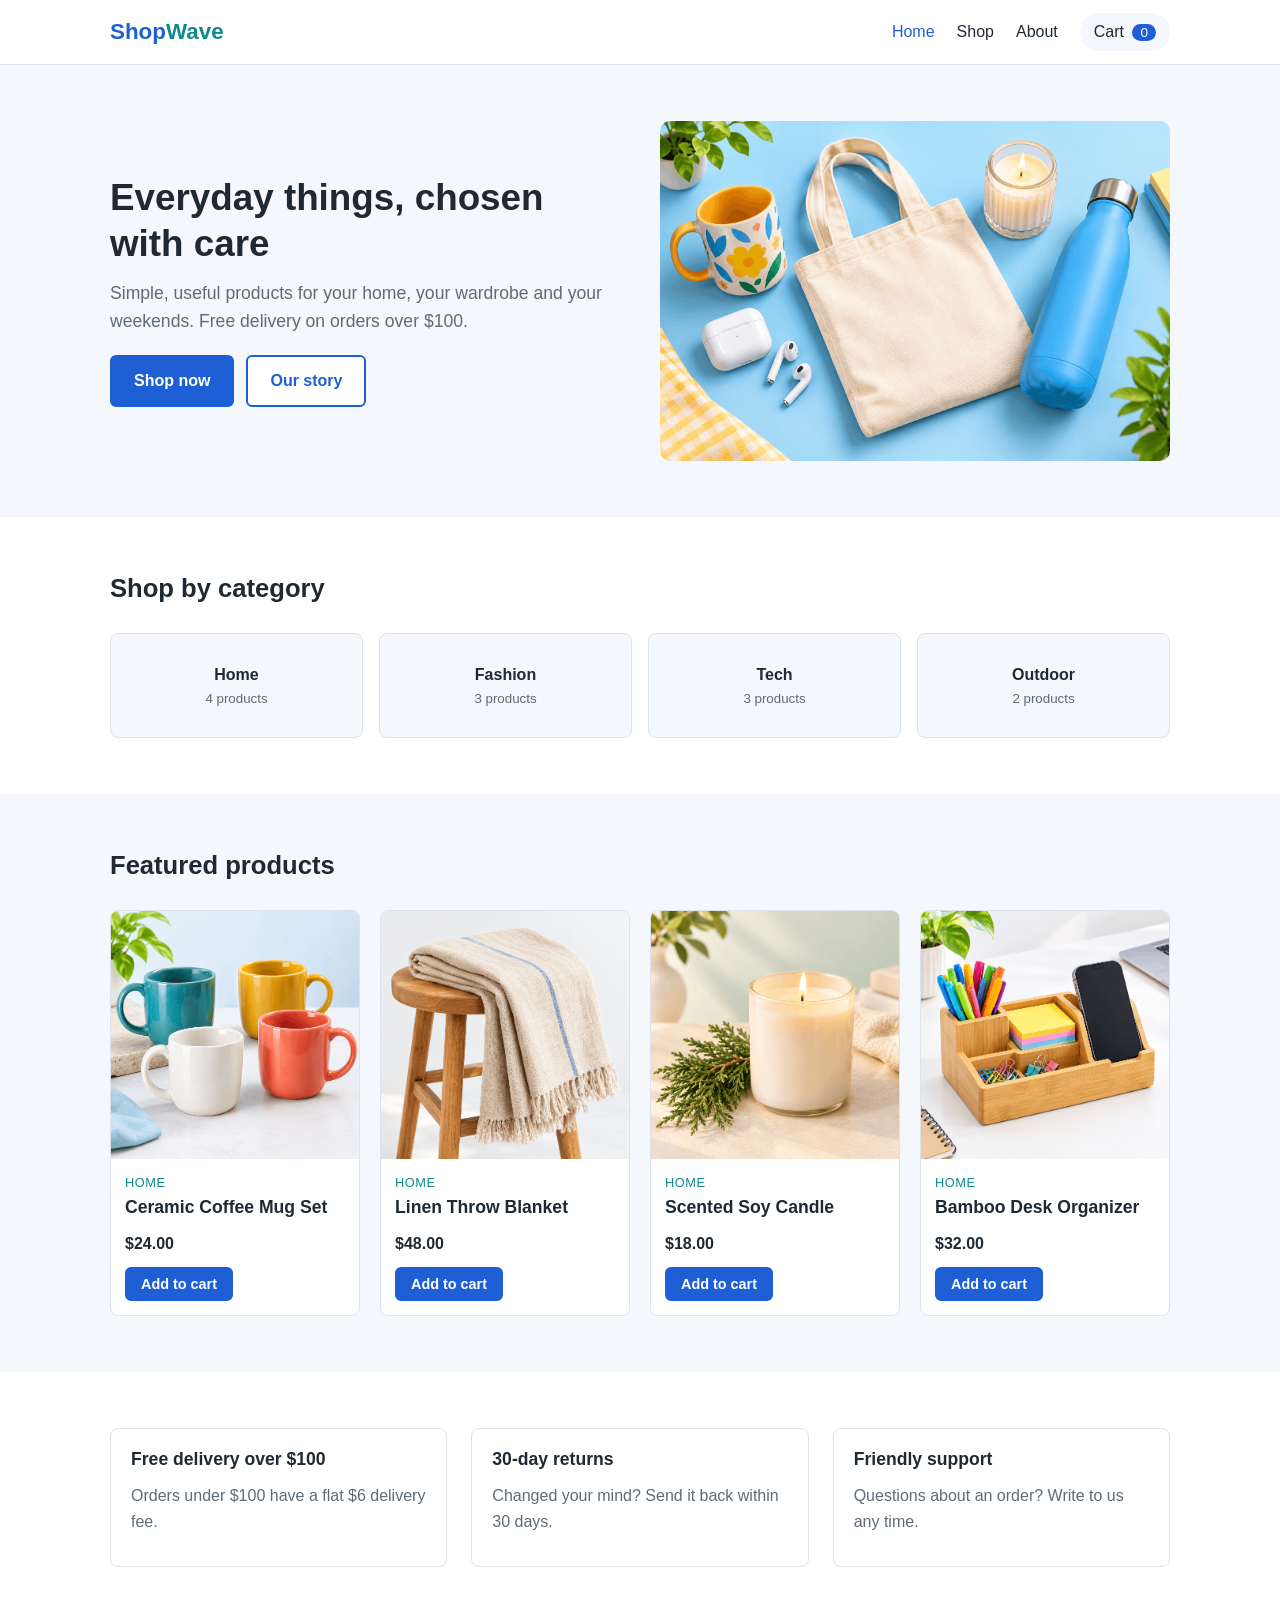
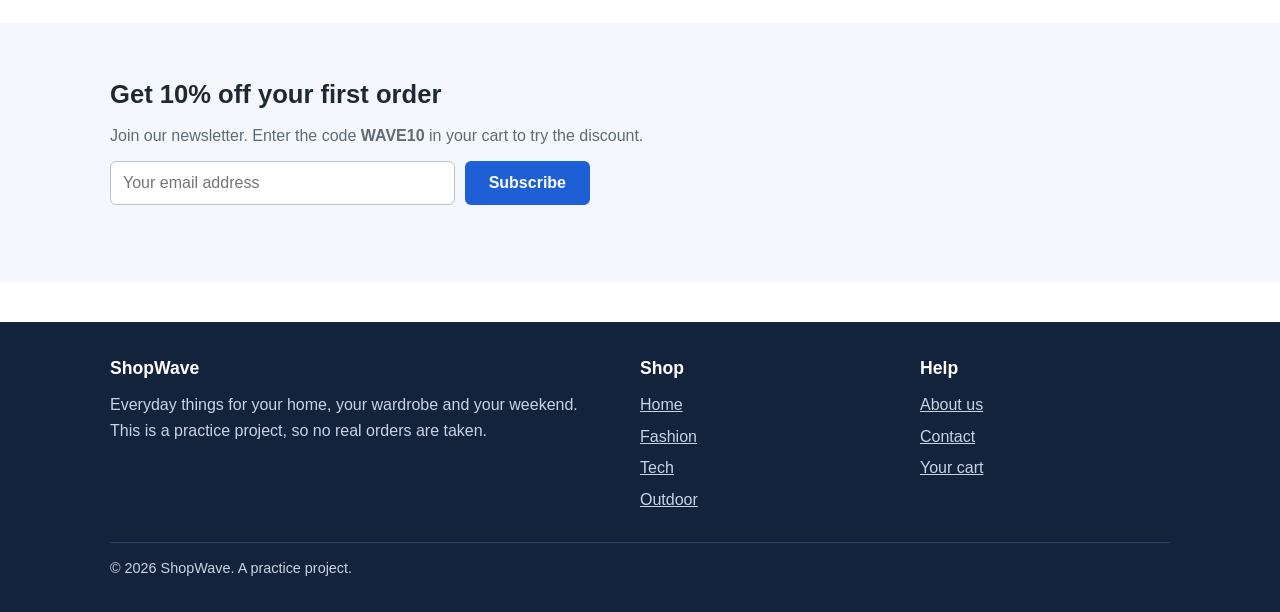
<file: index.html>
<!DOCTYPE html>
<html lang="en">
<head>
  <meta charset="UTF-8">
  <meta name="viewport" content="width=device-width, initial-scale=1">
  <title>ShopWave | Everyday things for home, style and weekends</title>
  <meta name="description" content="ShopWave is a small online store for home goods, fashion, tech and outdoor gear.">
  <link rel="icon" type="image/x-icon" href="images/favicon.ico">
  <link rel="stylesheet" href="css/style.css">
</head>
<body>

<header class="site-header">
  <div class="container header-inner">
    <a href="index.html" class="logo">Shop<span>Wave</span></a>

    <button class="menu-button" id="menu-button" aria-expanded="false" aria-controls="main-nav">Menu</button>

    <nav class="main-nav" id="main-nav" aria-label="Main">
        <a href="index.html" class="active">Home</a>
        <a href="shop.html">Shop</a>
        <a href="about.html">About</a>
        <a href="cart.html" class="cart-link">Cart <span id="cart-count">0</span></a>
    </nav>
  </div>
</header>

<main>

  <section class="hero">
    <div class="container hero-inner">
      <div>
        <h1>Everyday things, chosen with care</h1>
        <p>Simple, useful products for your home, your wardrobe and your weekends. Free delivery on orders over $100.</p>
        <div class="hero-buttons">
          <a href="shop.html" class="btn">Shop now</a>
          <a href="about.html" class="btn btn-outline">Our story</a>
        </div>
      </div>
      <div class="hero-image">
        <img src="images/hero-banner.jpg" alt="A bright living room with ShopWave home products" onerror="this.style.display='none'">
      </div>
    </div>
  </section>

  <section class="section">
    <div class="container">
      <h2 class="section-title">Shop by category</h2>
      <div class="category-grid" id="category-grid"></div>
    </div>
  </section>

  <section class="section section-light">
    <div class="container">
      <h2 class="section-title">Featured products</h2>
      <div class="product-grid" id="featured-products"></div>
    </div>
  </section>

  <section class="section">
    <div class="container">
      <div class="points">
        <div class="point">
          <h3>Free delivery over $100</h3>
          <p class="muted">Orders under $100 have a flat $6 delivery fee.</p>
        </div>
        <div class="point">
          <h3>30-day returns</h3>
          <p class="muted">Changed your mind? Send it back within 30 days.</p>
        </div>
        <div class="point">
          <h3>Friendly support</h3>
          <p class="muted">Questions about an order? Write to us any time.</p>
        </div>
      </div>
    </div>
  </section>

  <section class="section section-light">
    <div class="container">
      <h2>Get 10% off your first order</h2>
      <p class="muted">Join our newsletter. Enter the code <strong>WAVE10</strong> in your cart to try the discount.</p>
      <form class="newsletter-form" id="newsletter-form" novalidate>
        <input type="email" id="newsletter-email" placeholder="Your email address" aria-label="Email address">
        <button type="submit" class="btn">Subscribe</button>
      </form>
      <p class="field-error" id="newsletter-message" role="status"></p>
    </div>
  </section>

</main>

<footer class="site-footer">
  <div class="container">
    <div class="footer-grid">
      <div>
        <h3>ShopWave</h3>
        <p>Everyday things for your home, your wardrobe and your weekend. This is a practice project, so no real orders are taken.</p>
      </div>
      <div>
        <h3>Shop</h3>
        <ul>
          <li><a href="shop.html?category=Home">Home</a></li>
          <li><a href="shop.html?category=Fashion">Fashion</a></li>
          <li><a href="shop.html?category=Tech">Tech</a></li>
          <li><a href="shop.html?category=Outdoor">Outdoor</a></li>
        </ul>
      </div>
      <div>
        <h3>Help</h3>
        <ul>
          <li><a href="about.html">About us</a></li>
          <li><a href="about.html#contact">Contact</a></li>
          <li><a href="cart.html">Your cart</a></li>
        </ul>
      </div>
    </div>
    <p class="footer-bottom">&copy; 2026 ShopWave. A practice project.</p>
  </div>
</footer>

<script src="js/products.js"></script>
<script src="js/main.js"></script>
<script src="js/home.js"></script>
</body>
</html>
</file>
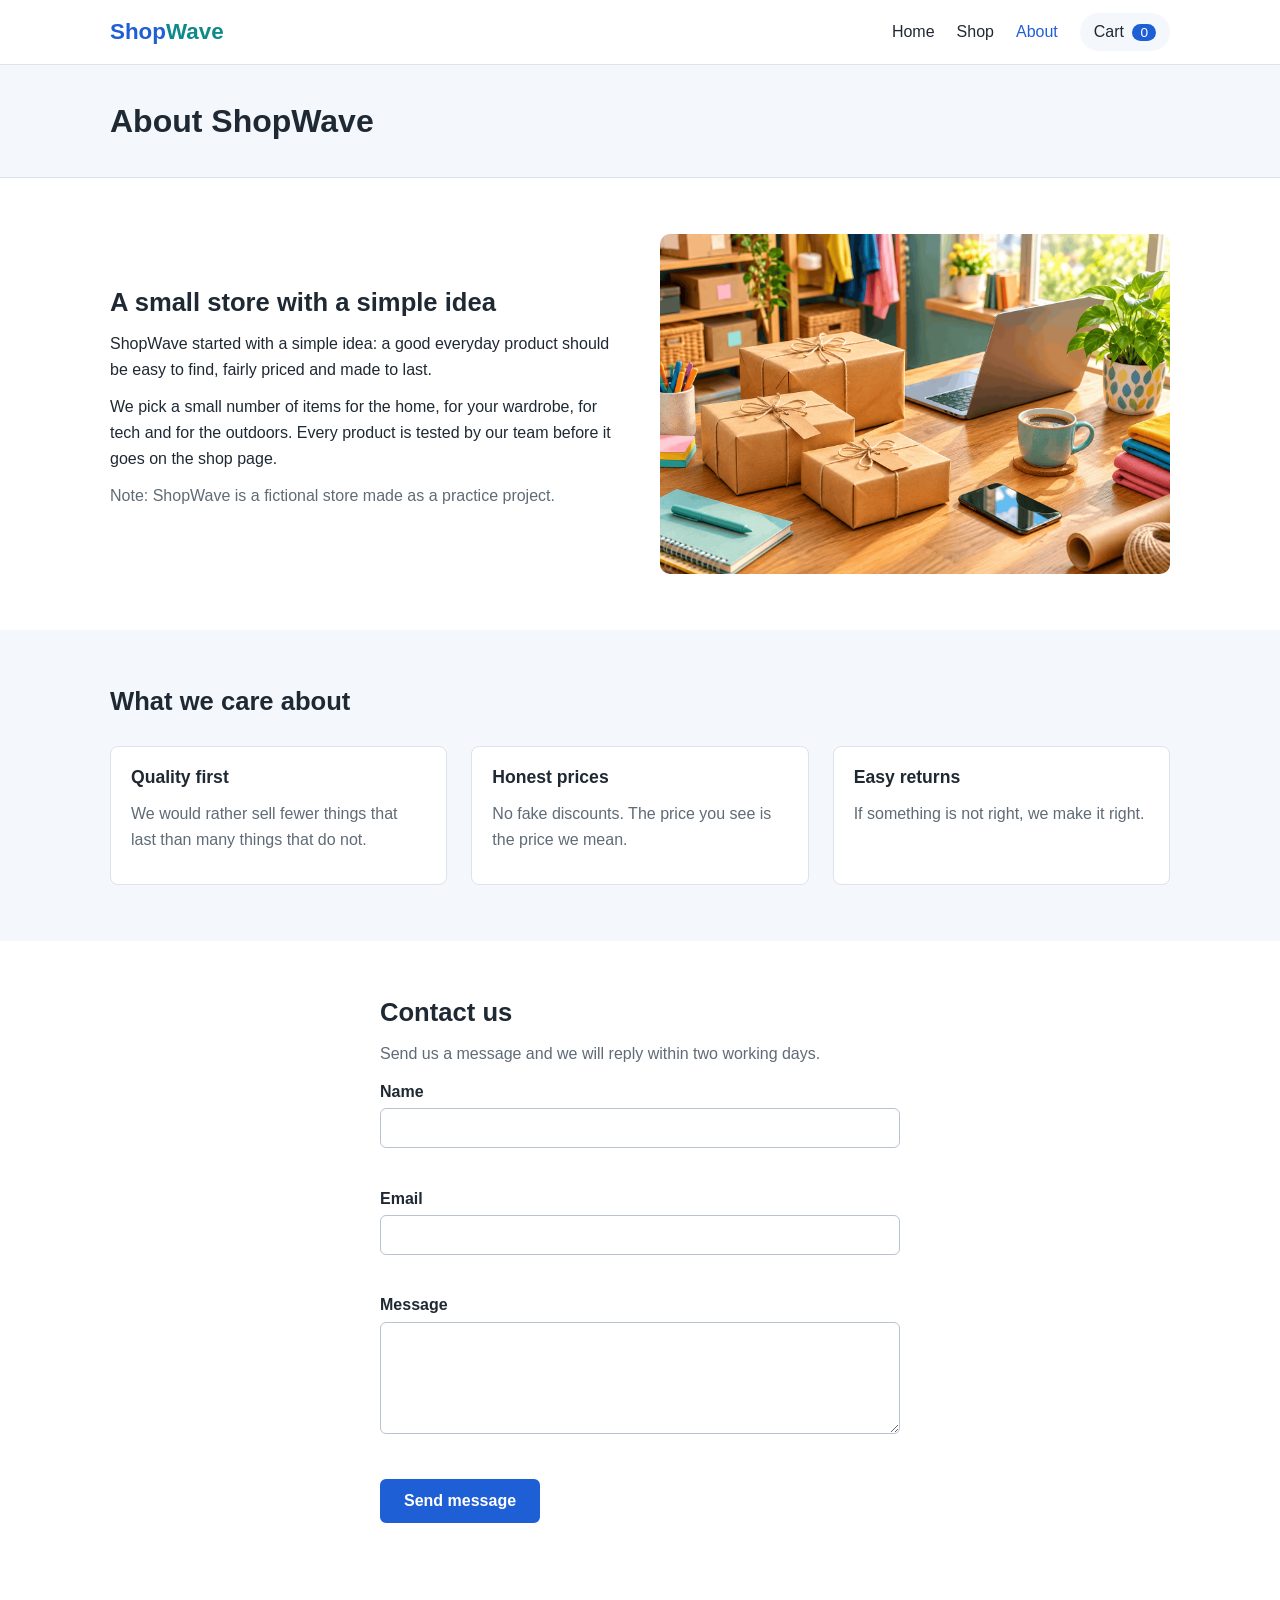
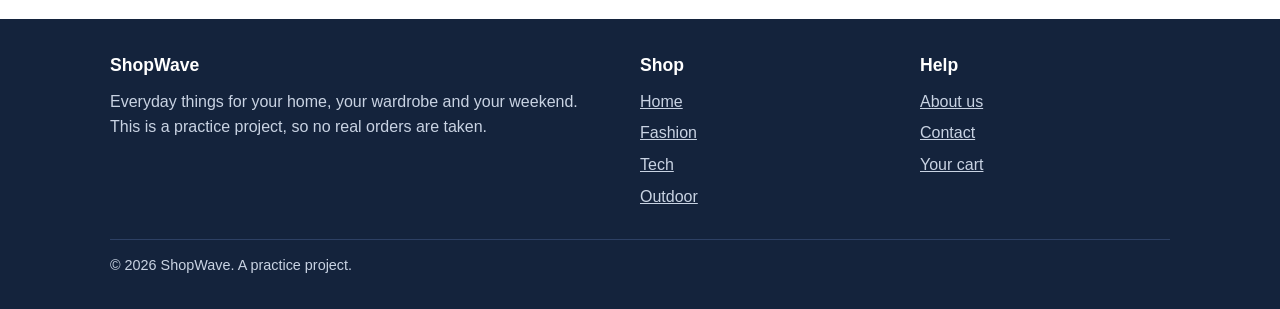
<file: about.html>
<!DOCTYPE html>
<html lang="en">
<head>
  <meta charset="UTF-8">
  <meta name="viewport" content="width=device-width, initial-scale=1">
  <title>About | ShopWave</title>
  <meta name="description" content="Learn about ShopWave and send us a message.">
  <link rel="stylesheet" href="css/style.css">
</head>
<body>

<header class="site-header">
  <div class="container header-inner">
    <a href="index.html" class="logo">Shop<span>Wave</span></a>

    <button class="menu-button" id="menu-button" aria-expanded="false" aria-controls="main-nav">Menu</button>

    <nav class="main-nav" id="main-nav" aria-label="Main">
        <a href="index.html">Home</a>
        <a href="shop.html">Shop</a>
        <a href="about.html" class="active">About</a>
        <a href="cart.html" class="cart-link">Cart <span id="cart-count">0</span></a>
    </nav>
  </div>
</header>

<main>
  <div class="page-heading">
    <div class="container">
      <h1>About ShopWave</h1>
    </div>
  </div>

  <section class="section">
    <div class="container about-grid">
      <div>
        <h2>A small store with a simple idea</h2>
        <p>ShopWave started with a simple idea: a good everyday product should be easy to find, fairly priced and made to last.</p>
        <p>We pick a small number of items for the home, for your wardrobe, for tech and for the outdoors. Every product is tested by our team before it goes on the shop page.</p>
        <p class="muted">Note: ShopWave is a fictional store made as a practice project.</p>
      </div>
      <div class="about-image">
        <img src="images/about-story.jpg" alt="The ShopWave team packing orders" onerror="this.style.display='none'">
      </div>
    </div>
  </section>

  <section class="section section-light">
    <div class="container">
      <h2 class="section-title">What we care about</h2>
      <div class="points">
        <div class="point">
          <h3>Quality first</h3>
          <p class="muted">We would rather sell fewer things that last than many things that do not.</p>
        </div>
        <div class="point">
          <h3>Honest prices</h3>
          <p class="muted">No fake discounts. The price you see is the price we mean.</p>
        </div>
        <div class="point">
          <h3>Easy returns</h3>
          <p class="muted">If something is not right, we make it right.</p>
        </div>
      </div>
    </div>
  </section>

  <section class="section" id="contact">
    <div class="container contact-box">
      <h2>Contact us</h2>
      <p class="muted">Send us a message and we will reply within two working days.</p>

      <div class="form-message success" id="contact-success" hidden>Thank you! Your message has been sent.</div>

      <form id="contact-form" novalidate>
        <div class="field">
          <label for="contact-name">Name</label>
          <input type="text" id="contact-name" autocomplete="name">
          <p class="field-error" id="contact-name-error"></p>
        </div>
        <div class="field">
          <label for="contact-email">Email</label>
          <input type="email" id="contact-email" autocomplete="email">
          <p class="field-error" id="contact-email-error"></p>
        </div>
        <div class="field">
          <label for="contact-message">Message</label>
          <textarea id="contact-message" rows="5"></textarea>
          <p class="field-error" id="contact-message-error"></p>
        </div>
        <button type="submit" class="btn">Send message</button>
      </form>
    </div>
  </section>
</main>

<footer class="site-footer">
  <div class="container">
    <div class="footer-grid">
      <div>
        <h3>ShopWave</h3>
        <p>Everyday things for your home, your wardrobe and your weekend. This is a practice project, so no real orders are taken.</p>
      </div>
      <div>
        <h3>Shop</h3>
        <ul>
          <li><a href="shop.html?category=Home">Home</a></li>
          <li><a href="shop.html?category=Fashion">Fashion</a></li>
          <li><a href="shop.html?category=Tech">Tech</a></li>
          <li><a href="shop.html?category=Outdoor">Outdoor</a></li>
        </ul>
      </div>
      <div>
        <h3>Help</h3>
        <ul>
          <li><a href="about.html">About us</a></li>
          <li><a href="about.html#contact">Contact</a></li>
          <li><a href="cart.html">Your cart</a></li>
        </ul>
      </div>
    </div>
    <p class="footer-bottom">&copy; 2026 ShopWave. A practice project.</p>
  </div>
</footer>

<script src="js/main.js"></script>
<script src="js/about.js"></script>
</body>
</html>
</file>
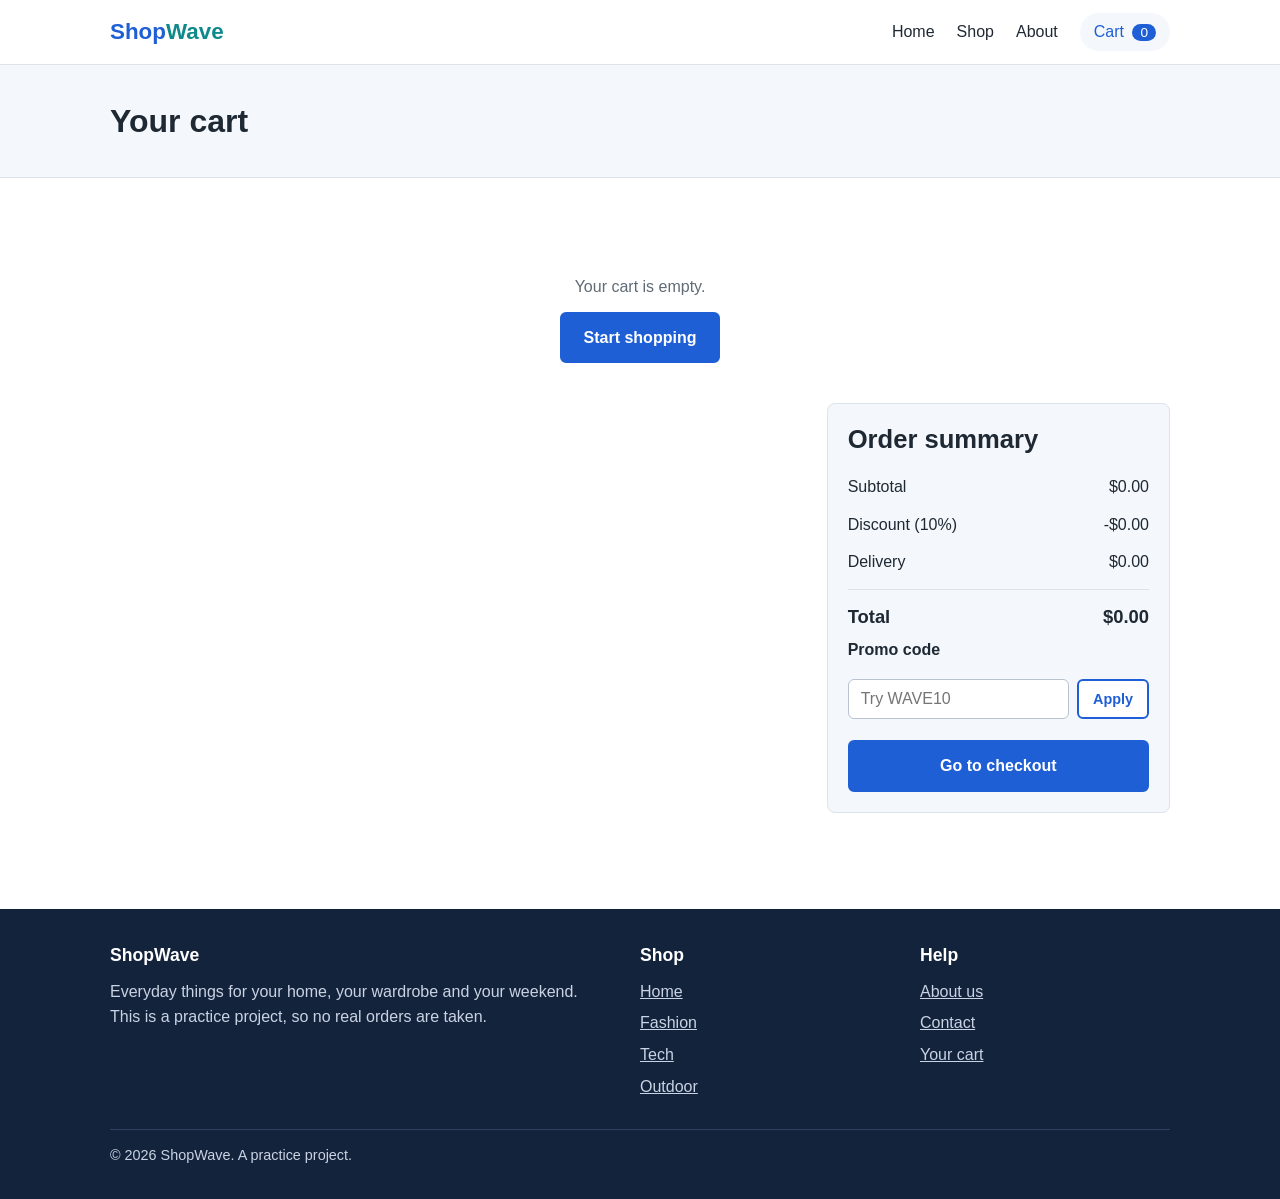
<file: cart.html>
<!DOCTYPE html>
<html lang="en">
<head>
  <meta charset="UTF-8">
  <meta name="viewport" content="width=device-width, initial-scale=1">
  <title>Your cart | ShopWave</title>
  <meta name="description" content="Review the items in your ShopWave cart.">
  <link rel="stylesheet" href="css/style.css">
</head>
<body>

<header class="site-header">
  <div class="container header-inner">
    <a href="index.html" class="logo">Shop<span>Wave</span></a>

    <button class="menu-button" id="menu-button" aria-expanded="false" aria-controls="main-nav">Menu</button>

    <nav class="main-nav" id="main-nav" aria-label="Main">
        <a href="index.html">Home</a>
        <a href="shop.html">Shop</a>
        <a href="about.html">About</a>
        <a href="cart.html" class="cart-link active">Cart <span id="cart-count">0</span></a>
    </nav>
  </div>
</header>

<main>
  <div class="page-heading">
    <div class="container">
      <h1>Your cart</h1>
    </div>
  </div>

  <section class="section">
    <div class="container">

      <div class="empty-message" id="empty-cart" hidden>
        <p>Your cart is empty.</p>
        <a href="shop.html" class="btn">Start shopping</a>
      </div>

      <div class="cart-layout" id="cart-layout">
        <div id="cart-items"></div>

        <aside class="summary-box">
          <h2>Order summary</h2>
          <div class="summary-row"><span>Subtotal</span><span id="subtotal">$0.00</span></div>
          <div class="summary-row" id="discount-row" hidden><span>Discount (10%)</span><span id="discount">-$0.00</span></div>
          <div class="summary-row"><span>Delivery</span><span id="shipping">$0.00</span></div>
          <div class="summary-row summary-total"><span>Total</span><span id="total">$0.00</span></div>

          <label for="promo-code">Promo code</label>
          <div class="promo-row">
            <input type="text" id="promo-code" placeholder="Try WAVE10">
            <button type="button" class="btn btn-outline btn-small" id="apply-promo">Apply</button>
          </div>
          <p class="field-error" id="promo-message" role="status"></p>

          <a href="checkout.html" class="btn" style="width:100%; text-align:center;">Go to checkout</a>
        </aside>
      </div>

    </div>
  </section>
</main>

<footer class="site-footer">
  <div class="container">
    <div class="footer-grid">
      <div>
        <h3>ShopWave</h3>
        <p>Everyday things for your home, your wardrobe and your weekend. This is a practice project, so no real orders are taken.</p>
      </div>
      <div>
        <h3>Shop</h3>
        <ul>
          <li><a href="shop.html?category=Home">Home</a></li>
          <li><a href="shop.html?category=Fashion">Fashion</a></li>
          <li><a href="shop.html?category=Tech">Tech</a></li>
          <li><a href="shop.html?category=Outdoor">Outdoor</a></li>
        </ul>
      </div>
      <div>
        <h3>Help</h3>
        <ul>
          <li><a href="about.html">About us</a></li>
          <li><a href="about.html#contact">Contact</a></li>
          <li><a href="cart.html">Your cart</a></li>
        </ul>
      </div>
    </div>
    <p class="footer-bottom">&copy; 2026 ShopWave. A practice project.</p>
  </div>
</footer>

<script src="js/products.js"></script>
<script src="js/main.js"></script>
<script src="js/cart.js"></script>
</body>
</html>
</file>
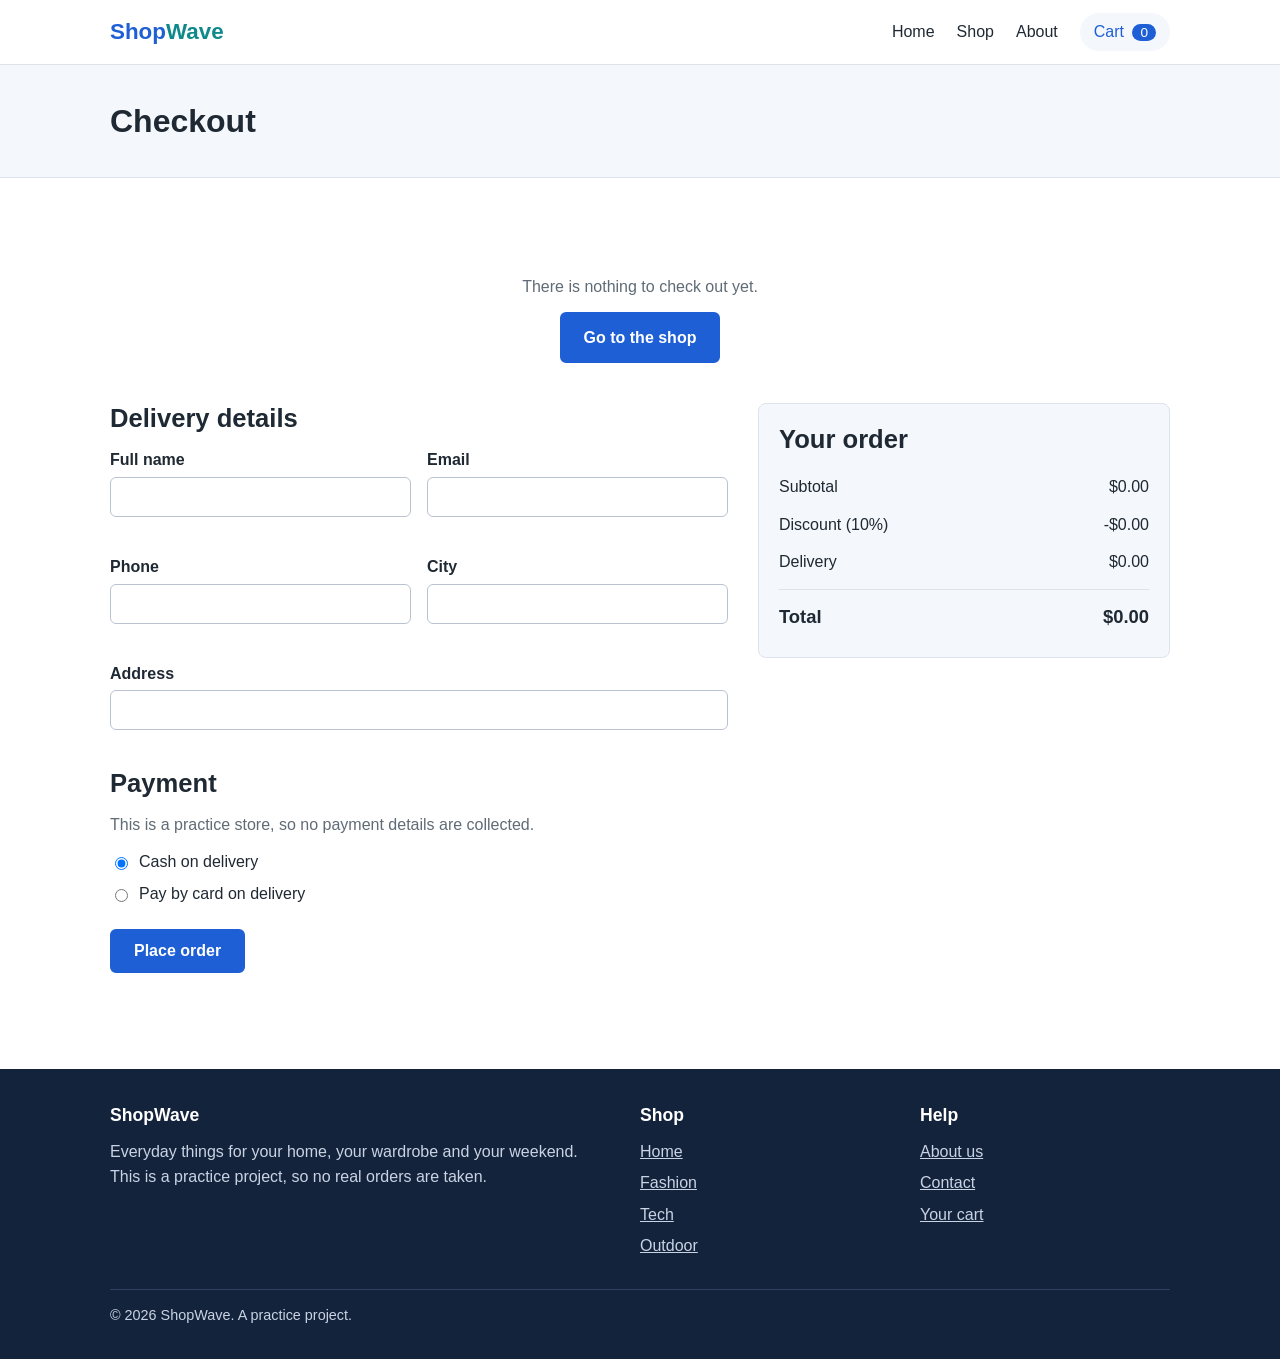
<file: checkout.html>
<!DOCTYPE html>
<html lang="en">
<head>
  <meta charset="UTF-8">
  <meta name="viewport" content="width=device-width, initial-scale=1">
  <title>Checkout | ShopWave</title>
  <meta name="description" content="Enter your delivery details to place your order.">
  <link rel="stylesheet" href="css/style.css">
</head>
<body>

<header class="site-header">
  <div class="container header-inner">
    <a href="index.html" class="logo">Shop<span>Wave</span></a>

    <button class="menu-button" id="menu-button" aria-expanded="false" aria-controls="main-nav">Menu</button>

    <nav class="main-nav" id="main-nav" aria-label="Main">
        <a href="index.html">Home</a>
        <a href="shop.html">Shop</a>
        <a href="about.html">About</a>
        <a href="cart.html" class="cart-link active">Cart <span id="cart-count">0</span></a>
    </nav>
  </div>
</header>

<main>
  <div class="page-heading">
    <div class="container">
      <h1>Checkout</h1>
    </div>
  </div>

  <section class="section">
    <div class="container">

      <div class="empty-message" id="empty-checkout" hidden>
        <p>There is nothing to check out yet.</p>
        <a href="shop.html" class="btn">Go to the shop</a>
      </div>

      <div class="checkout-layout" id="checkout-layout">

        <form id="checkout-form" novalidate>
          <h2>Delivery details</h2>

          <div class="form-row">
            <div class="field">
              <label for="full-name">Full name</label>
              <input type="text" id="full-name" autocomplete="name">
              <p class="field-error" id="full-name-error"></p>
            </div>
            <div class="field">
              <label for="email">Email</label>
              <input type="email" id="email" autocomplete="email">
              <p class="field-error" id="email-error"></p>
            </div>
          </div>

          <div class="form-row">
            <div class="field">
              <label for="phone">Phone</label>
              <input type="tel" id="phone" autocomplete="tel">
              <p class="field-error" id="phone-error"></p>
            </div>
            <div class="field">
              <label for="city">City</label>
              <input type="text" id="city" autocomplete="address-level2">
              <p class="field-error" id="city-error"></p>
            </div>
          </div>

          <div class="field">
            <label for="address">Address</label>
            <input type="text" id="address" autocomplete="street-address">
            <p class="field-error" id="address-error"></p>
          </div>

          <h2>Payment</h2>
          <p class="muted">This is a practice store, so no payment details are collected.</p>
          <label class="radio-line"><input type="radio" name="payment" value="Cash on delivery" checked> Cash on delivery</label>
          <label class="radio-line"><input type="radio" name="payment" value="Pay by card on delivery"> Pay by card on delivery</label>

          <button type="submit" class="btn" style="margin-top:16px;">Place order</button>
        </form>

        <aside class="summary-box">
          <h2>Your order</h2>
          <div id="order-lines"></div>
          <div class="summary-row"><span>Subtotal</span><span id="subtotal">$0.00</span></div>
          <div class="summary-row" id="discount-row" hidden><span>Discount (10%)</span><span id="discount">-$0.00</span></div>
          <div class="summary-row"><span>Delivery</span><span id="shipping">$0.00</span></div>
          <div class="summary-row summary-total"><span>Total</span><span id="total">$0.00</span></div>
        </aside>

      </div>

      <div class="success-box" id="success-box" hidden>
        <h2>Thank you for your order!</h2>
        <p class="order-number" id="order-number"></p>
        <p>We have saved your details and will send a confirmation email to <strong id="success-email"></strong>.</p>
        <p class="muted">This is a practice project, so nothing will actually be delivered.</p>
        <a href="shop.html" class="btn">Continue shopping</a>
      </div>

    </div>
  </section>
</main>

<footer class="site-footer">
  <div class="container">
    <div class="footer-grid">
      <div>
        <h3>ShopWave</h3>
        <p>Everyday things for your home, your wardrobe and your weekend. This is a practice project, so no real orders are taken.</p>
      </div>
      <div>
        <h3>Shop</h3>
        <ul>
          <li><a href="shop.html?category=Home">Home</a></li>
          <li><a href="shop.html?category=Fashion">Fashion</a></li>
          <li><a href="shop.html?category=Tech">Tech</a></li>
          <li><a href="shop.html?category=Outdoor">Outdoor</a></li>
        </ul>
      </div>
      <div>
        <h3>Help</h3>
        <ul>
          <li><a href="about.html">About us</a></li>
          <li><a href="about.html#contact">Contact</a></li>
          <li><a href="cart.html">Your cart</a></li>
        </ul>
      </div>
    </div>
    <p class="footer-bottom">&copy; 2026 ShopWave. A practice project.</p>
  </div>
</footer>

<script src="js/products.js"></script>
<script src="js/main.js"></script>
<script src="js/checkout.js"></script>
</body>
</html>
</file>
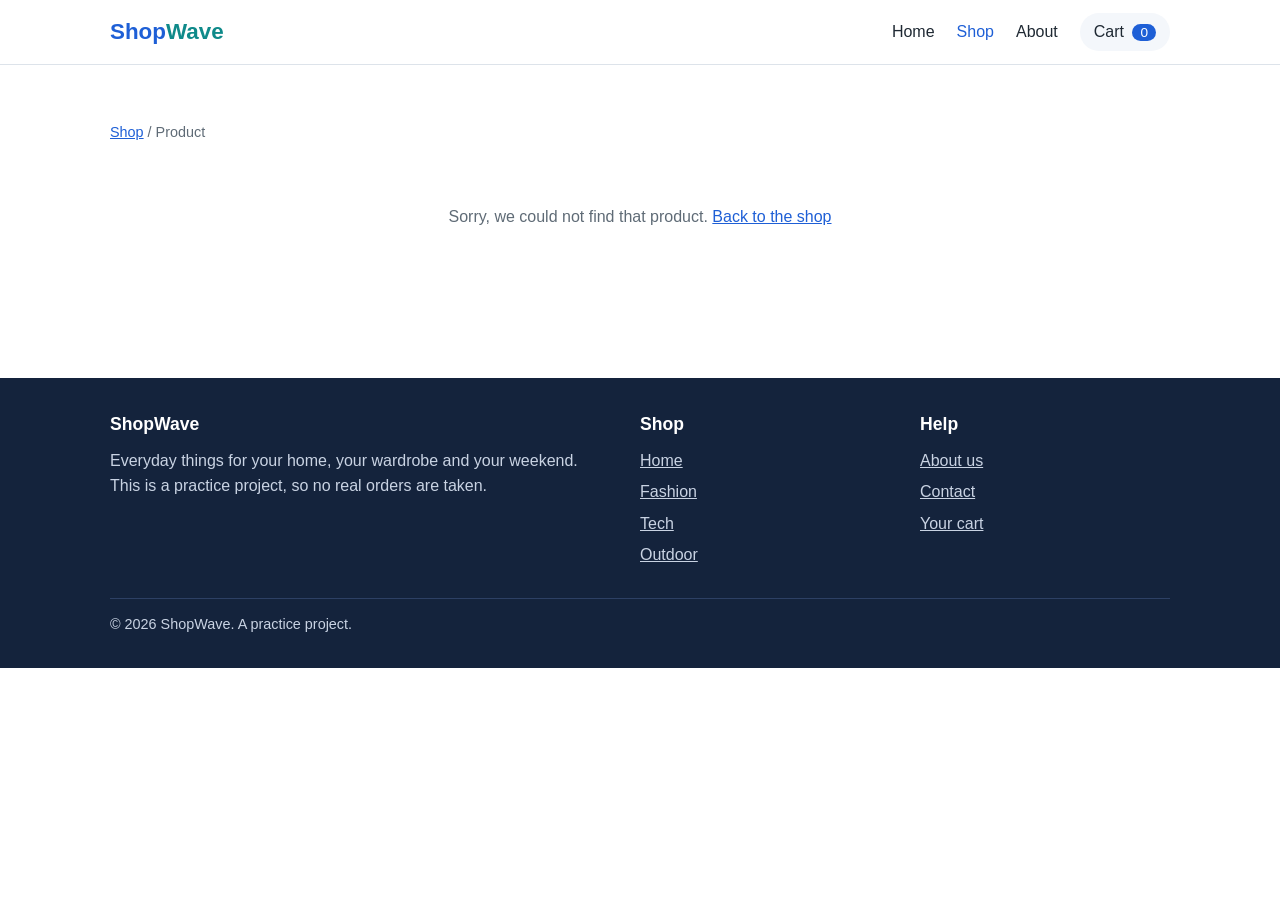
<file: product.html>
<!DOCTYPE html>
<html lang="en">
<head>
  <meta charset="UTF-8">
  <meta name="viewport" content="width=device-width, initial-scale=1">
  <title>Product | ShopWave</title>
  <meta name="description" content="Product details at ShopWave.">
  <link rel="stylesheet" href="css/style.css">
</head>
<body>

<header class="site-header">
  <div class="container header-inner">
    <a href="index.html" class="logo">Shop<span>Wave</span></a>

    <button class="menu-button" id="menu-button" aria-expanded="false" aria-controls="main-nav">Menu</button>

    <nav class="main-nav" id="main-nav" aria-label="Main">
        <a href="index.html">Home</a>
        <a href="shop.html" class="active">Shop</a>
        <a href="about.html">About</a>
        <a href="cart.html" class="cart-link">Cart <span id="cart-count">0</span></a>
    </nav>
  </div>
</header>

<main>
  <section class="section">
    <div class="container">

      <p class="breadcrumb"><a href="shop.html">Shop</a> / <span id="breadcrumb-name">Product</span></p>

      <div id="product-detail" class="product-detail"></div>
      <p class="empty-message" id="not-found" hidden>Sorry, we could not find that product. <a href="shop.html">Back to the shop</a></p>

    </div>
  </section>

  <section class="section section-light" id="related-section" hidden>
    <div class="container">
      <h2 class="section-title">You might also like</h2>
      <div class="product-grid" id="related-products"></div>
    </div>
  </section>
</main>

<footer class="site-footer">
  <div class="container">
    <div class="footer-grid">
      <div>
        <h3>ShopWave</h3>
        <p>Everyday things for your home, your wardrobe and your weekend. This is a practice project, so no real orders are taken.</p>
      </div>
      <div>
        <h3>Shop</h3>
        <ul>
          <li><a href="shop.html?category=Home">Home</a></li>
          <li><a href="shop.html?category=Fashion">Fashion</a></li>
          <li><a href="shop.html?category=Tech">Tech</a></li>
          <li><a href="shop.html?category=Outdoor">Outdoor</a></li>
        </ul>
      </div>
      <div>
        <h3>Help</h3>
        <ul>
          <li><a href="about.html">About us</a></li>
          <li><a href="about.html#contact">Contact</a></li>
          <li><a href="cart.html">Your cart</a></li>
        </ul>
      </div>
    </div>
    <p class="footer-bottom">&copy; 2026 ShopWave. A practice project.</p>
  </div>
</footer>

<script src="js/products.js"></script>
<script src="js/main.js"></script>
<script src="js/product.js"></script>
</body>
</html>
</file>
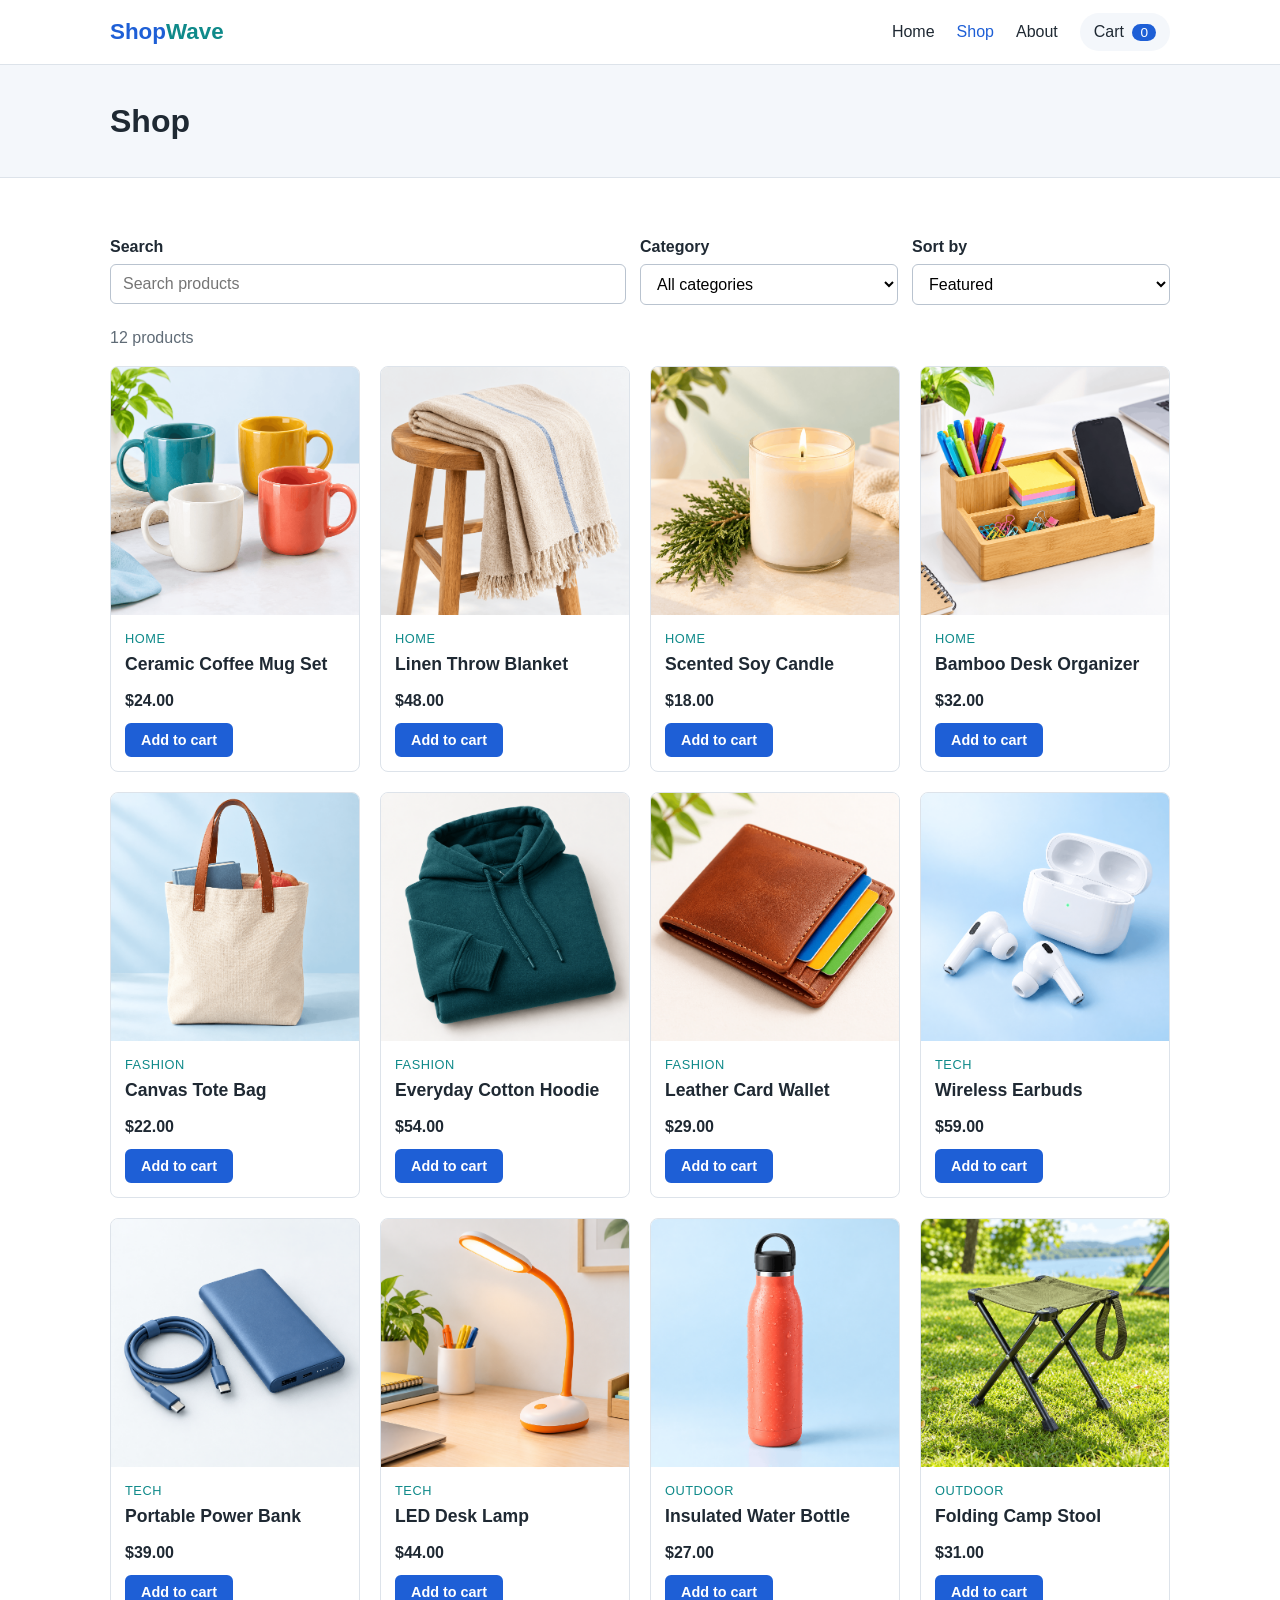
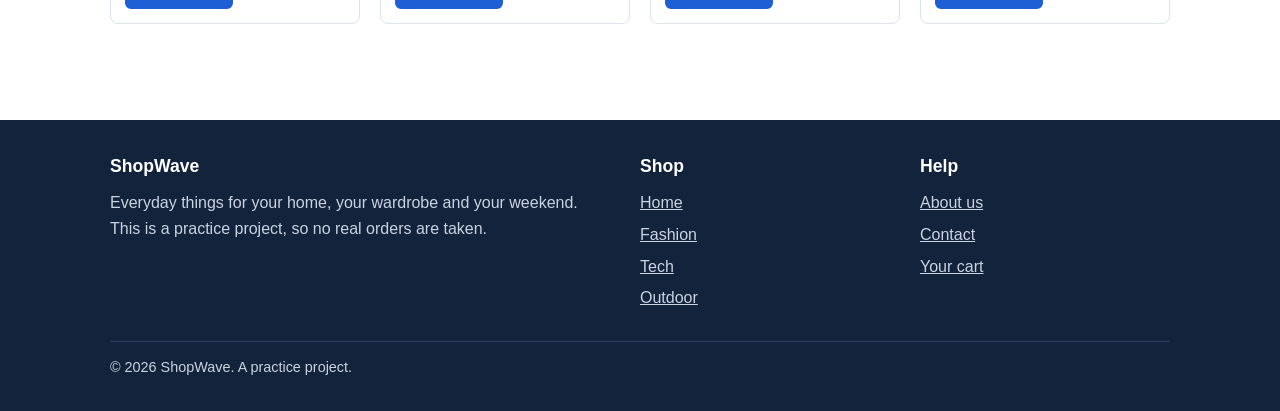
<file: shop.html>
<!DOCTYPE html>
<html lang="en">
<head>
  <meta charset="UTF-8">
  <meta name="viewport" content="width=device-width, initial-scale=1">
  <title>Shop | ShopWave</title>
  <meta name="description" content="Browse all ShopWave products. Filter by category, search and sort by price.">
  <link rel="stylesheet" href="css/style.css">
</head>
<body>

<header class="site-header">
  <div class="container header-inner">
    <a href="index.html" class="logo">Shop<span>Wave</span></a>

    <button class="menu-button" id="menu-button" aria-expanded="false" aria-controls="main-nav">Menu</button>

    <nav class="main-nav" id="main-nav" aria-label="Main">
        <a href="index.html">Home</a>
        <a href="shop.html" class="active">Shop</a>
        <a href="about.html">About</a>
        <a href="cart.html" class="cart-link">Cart <span id="cart-count">0</span></a>
    </nav>
  </div>
</header>

<main>
  <div class="page-heading">
    <div class="container">
      <h1>Shop</h1>
    </div>
  </div>

  <section class="section">
    <div class="container">

      <div class="filters">
        <div>
          <label for="search">Search</label>
          <input type="search" id="search" placeholder="Search products">
        </div>
        <div>
          <label for="category">Category</label>
          <select id="category">
            <option value="All">All categories</option>
          </select>
        </div>
        <div>
          <label for="sort">Sort by</label>
          <select id="sort">
            <option value="default">Featured</option>
            <option value="price-low">Price: low to high</option>
            <option value="price-high">Price: high to low</option>
            <option value="name">Name: A to Z</option>
          </select>
        </div>
      </div>

      <p class="result-count" id="result-count" role="status"></p>
      <div class="product-grid" id="product-grid"></div>
      <p class="empty-message" id="empty-message" hidden>No products match your search. Try a different word or category.</p>

    </div>
  </section>
</main>

<footer class="site-footer">
  <div class="container">
    <div class="footer-grid">
      <div>
        <h3>ShopWave</h3>
        <p>Everyday things for your home, your wardrobe and your weekend. This is a practice project, so no real orders are taken.</p>
      </div>
      <div>
        <h3>Shop</h3>
        <ul>
          <li><a href="shop.html?category=Home">Home</a></li>
          <li><a href="shop.html?category=Fashion">Fashion</a></li>
          <li><a href="shop.html?category=Tech">Tech</a></li>
          <li><a href="shop.html?category=Outdoor">Outdoor</a></li>
        </ul>
      </div>
      <div>
        <h3>Help</h3>
        <ul>
          <li><a href="about.html">About us</a></li>
          <li><a href="about.html#contact">Contact</a></li>
          <li><a href="cart.html">Your cart</a></li>
        </ul>
      </div>
    </div>
    <p class="footer-bottom">&copy; 2026 ShopWave. A practice project.</p>
  </div>
</footer>

<script src="js/products.js"></script>
<script src="js/main.js"></script>
<script src="js/shop.js"></script>
</body>
</html>
</file>
<file: css/style.css>
/* ShopWave - a small online store project
   Colors and spacing are set at the top so they are easy to change. */

:root {
  --blue: #1e5fd6;
  --blue-dark: #174aa8;
  --teal: #0f8a8a;
  --text: #1f2933;
  --muted: #5f6b76;
  --line: #dde3ea;
  --light: #f4f7fb;
  --white: #ffffff;
  --danger: #b42318;
  --success: #17803d;
}

* {
  box-sizing: border-box;
}

body {
  margin: 0;
  font-family: -apple-system, "Segoe UI", Roboto, Arial, sans-serif;
  color: var(--text);
  background: var(--white);
  line-height: 1.6;
}

img {
  max-width: 100%;
  display: block;
}

a {
  color: var(--blue);
}

h1,
h2,
h3 {
  line-height: 1.25;
  margin: 0 0 12px;
}

h1 {
  font-size: 2.3rem;
}

h2 {
  font-size: 1.6rem;
}

h3 {
  font-size: 1.1rem;
}

p {
  margin: 0 0 12px;
}

.container {
  max-width: 1100px;
  margin: 0 auto;
  padding: 0 20px;
}

.section {
  padding: 56px 0;
}

.section-light {
  background: var(--light);
}

.section-title {
  margin-bottom: 28px;
}

.muted {
  color: var(--muted);
}

/* ---------- Buttons ---------- */

.btn {
  display: inline-block;
  padding: 11px 22px;
  background: var(--blue);
  color: var(--white);
  border: 2px solid var(--blue);
  border-radius: 6px;
  font-size: 1rem;
  font-family: inherit;
  font-weight: 600;
  text-decoration: none;
  cursor: pointer;
}

.btn:hover {
  background: var(--blue-dark);
  border-color: var(--blue-dark);
}

.btn-outline {
  background: var(--white);
  color: var(--blue);
}

.btn-outline:hover {
  background: var(--light);
  color: var(--blue-dark);
}

.btn-small {
  padding: 7px 14px;
  font-size: 0.9rem;
}

/* ---------- Header ---------- */

.site-header {
  background: var(--white);
  border-bottom: 1px solid var(--line);
  position: sticky;
  top: 0;
  z-index: 10;
}

.header-inner {
  display: flex;
  align-items: center;
  justify-content: space-between;
  min-height: 64px;
}

.logo {
  font-size: 1.4rem;
  font-weight: 700;
  color: var(--blue);
  text-decoration: none;
}

.logo span {
  color: var(--teal);
}

.main-nav {
  display: flex;
  align-items: center;
  gap: 22px;
}

.main-nav a {
  color: var(--text);
  text-decoration: none;
  font-weight: 500;
}

.main-nav a:hover,
.main-nav a.active {
  color: var(--blue);
}

.cart-link {
  background: var(--light);
  padding: 6px 14px;
  border-radius: 20px;
}

.cart-link span {
  background: var(--blue);
  color: var(--white);
  border-radius: 10px;
  padding: 1px 8px;
  font-size: 0.85rem;
  margin-left: 4px;
}

.menu-button {
  display: none;
  background: none;
  border: 1px solid var(--line);
  border-radius: 6px;
  padding: 8px 12px;
  font-size: 1rem;
  cursor: pointer;
}

/* ---------- Hero ---------- */

.hero {
  background: var(--light);
  padding: 56px 0;
}

.hero-inner {
  display: grid;
  grid-template-columns: 1fr 1fr;
  gap: 40px;
  align-items: center;
}

.hero p {
  font-size: 1.1rem;
  color: var(--muted);
}

.hero-buttons {
  display: flex;
  gap: 12px;
  margin-top: 20px;
}

.hero-image {
  background: #dbe6f7;
  border-radius: 10px;
  min-height: 300px;
  overflow: hidden;
}

.hero-image img {
  width: 100%;
  height: 100%;
  object-fit: cover;
}

/* ---------- Category links ---------- */

.category-grid {
  display: grid;
  grid-template-columns: repeat(4, 1fr);
  gap: 16px;
}

.category-card {
  display: block;
  padding: 28px 16px;
  text-align: center;
  background: var(--light);
  border: 1px solid var(--line);
  border-radius: 8px;
  color: var(--text);
  font-weight: 600;
  text-decoration: none;
}

.category-card:hover {
  border-color: var(--blue);
  color: var(--blue);
}

.category-card small {
  display: block;
  font-weight: 400;
  color: var(--muted);
}

/* ---------- Products ---------- */

.product-grid {
  display: grid;
  grid-template-columns: repeat(4, 1fr);
  gap: 20px;
}

.product-card {
  border: 1px solid var(--line);
  border-radius: 8px;
  background: var(--white);
  overflow: hidden;
}

.card-image {
  display: block;
  background: #e8eef7;
  aspect-ratio: 1 / 1;
}

.card-image img {
  width: 100%;
  height: 100%;
  object-fit: cover;
}

.card-body {
  padding: 14px;
}

.card-body h3 a {
  color: var(--text);
  text-decoration: none;
}

.card-body h3 a:hover {
  color: var(--blue);
}

.card-category {
  font-size: 0.8rem;
  color: var(--teal);
  text-transform: uppercase;
  letter-spacing: 0.04em;
  margin-bottom: 4px;
}

.card-price {
  font-weight: 700;
  margin-bottom: 10px;
}

/* ---------- Three-point section ---------- */

.points {
  display: grid;
  grid-template-columns: repeat(3, 1fr);
  gap: 24px;
}

.point {
  padding: 20px;
  border: 1px solid var(--line);
  border-radius: 8px;
  background: var(--white);
}

/* ---------- Forms ---------- */

.field {
  margin-bottom: 16px;
}

label {
  display: block;
  font-weight: 600;
  margin-bottom: 4px;
}

input[type="text"],
input[type="email"],
input[type="tel"],
input[type="number"],
input[type="search"],
select,
textarea {
  width: 100%;
  padding: 10px 12px;
  border: 1px solid #b9c3cf;
  border-radius: 6px;
  font-size: 1rem;
  font-family: inherit;
  background: var(--white);
}

input:focus,
select:focus,
textarea:focus,
button:focus,
a:focus {
  outline: 3px solid #9ec0f5;
  outline-offset: 1px;
}

.field-error {
  color: var(--danger);
  font-size: 0.9rem;
  margin: 4px 0 0;
  min-height: 1.2em;
}

.input-error {
  border-color: var(--danger);
}

.form-message {
  padding: 12px 14px;
  border-radius: 6px;
  margin-bottom: 16px;
}

.form-message.success {
  background: #e6f5ec;
  color: var(--success);
}

.form-message.error {
  background: #fdecea;
  color: var(--danger);
}

.newsletter-form {
  display: flex;
  gap: 10px;
  max-width: 480px;
}

.newsletter-form input {
  flex: 1;
}

/* ---------- Page heading bar ---------- */

.page-heading {
  background: var(--light);
  padding: 36px 0;
  border-bottom: 1px solid var(--line);
}

.page-heading h1 {
  margin: 0;
  font-size: 2rem;
}

/* ---------- Shop page filters ---------- */

.filters {
  display: grid;
  grid-template-columns: 2fr 1fr 1fr;
  gap: 14px;
  margin-bottom: 20px;
}

.result-count {
  color: var(--muted);
  margin-bottom: 16px;
}

.empty-message {
  text-align: center;
  padding: 40px 0;
  color: var(--muted);
}

/* ---------- Product details page ---------- */

.product-detail {
  display: grid;
  grid-template-columns: 1fr 1fr;
  gap: 40px;
  align-items: start;
}

.detail-image {
  background: #e8eef7;
  border-radius: 8px;
  aspect-ratio: 1 / 1;
  overflow: hidden;
}

.detail-image img {
  width: 100%;
  height: 100%;
  object-fit: cover;
}

.detail-price {
  font-size: 1.8rem;
  font-weight: 700;
  margin: 8px 0 16px;
}

.quantity-row {
  display: flex;
  align-items: center;
  gap: 8px;
  margin: 20px 0;
}

.quantity-row input {
  width: 70px;
  text-align: center;
}

.qty-button {
  width: 38px;
  height: 38px;
  border: 1px solid #b9c3cf;
  background: var(--white);
  border-radius: 6px;
  font-size: 1.2rem;
  cursor: pointer;
}

.breadcrumb {
  font-size: 0.9rem;
  color: var(--muted);
  margin-bottom: 20px;
}

/* ---------- Cart page ---------- */

.cart-layout {
  display: grid;
  grid-template-columns: 2fr 1fr;
  gap: 30px;
  align-items: start;
}

.cart-item {
  display: grid;
  grid-template-columns: 80px 1fr auto;
  gap: 16px;
  padding: 16px 0;
  border-bottom: 1px solid var(--line);
  align-items: center;
}

.cart-thumb {
  width: 80px;
  height: 80px;
  background: #e8eef7;
  border-radius: 6px;
  overflow: hidden;
}

.cart-thumb img {
  width: 100%;
  height: 100%;
  object-fit: cover;
}

.cart-item h3 {
  margin-bottom: 2px;
}

.cart-item-controls {
  display: flex;
  align-items: center;
  gap: 8px;
  margin-top: 8px;
}

.cart-item-controls input {
  width: 60px;
  text-align: center;
  padding: 6px;
}

.link-button {
  background: none;
  border: none;
  color: var(--danger);
  cursor: pointer;
  font-size: 0.9rem;
  text-decoration: underline;
  padding: 0;
}

.summary-box {
  border: 1px solid var(--line);
  border-radius: 8px;
  padding: 20px;
  background: var(--light);
}

.summary-row {
  display: flex;
  justify-content: space-between;
  padding: 6px 0;
}

.summary-total {
  border-top: 1px solid var(--line);
  margin-top: 8px;
  padding-top: 12px;
  font-weight: 700;
  font-size: 1.15rem;
}

.promo-row {
  display: flex;
  gap: 8px;
  margin: 16px 0 4px;
}

.promo-row input {
  flex: 1;
}

/* ---------- Checkout page ---------- */

.checkout-layout {
  display: grid;
  grid-template-columns: 3fr 2fr;
  gap: 30px;
  align-items: start;
}

.form-row {
  display: grid;
  grid-template-columns: 1fr 1fr;
  gap: 16px;
}

.radio-line {
  display: flex;
  align-items: center;
  gap: 8px;
  font-weight: 400;
  margin-bottom: 6px;
}

.radio-line input {
  width: auto;
}

.order-line {
  display: flex;
  justify-content: space-between;
  gap: 12px;
  padding: 4px 0;
  font-size: 0.95rem;
}

.success-box {
  text-align: center;
  max-width: 560px;
  margin: 0 auto;
  padding: 30px 20px;
}

.order-number {
  display: inline-block;
  background: var(--light);
  border: 1px solid var(--line);
  padding: 8px 18px;
  border-radius: 6px;
  font-weight: 700;
  margin-bottom: 16px;
}

/* ---------- About page ---------- */

.about-grid {
  display: grid;
  grid-template-columns: 1fr 1fr;
  gap: 40px;
  align-items: center;
}

.about-image {
  background: #dbe6f7;
  border-radius: 10px;
  min-height: 280px;
  overflow: hidden;
}

.about-image img {
  width: 100%;
  height: 100%;
  object-fit: cover;
}

.contact-box {
  max-width: 560px;
}

/* ---------- Footer ---------- */

.site-footer {
  background: #14233c;
  color: #c9d3e3;
  padding: 36px 0 20px;
  margin-top: 40px;
}

.footer-grid {
  display: grid;
  grid-template-columns: 2fr 1fr 1fr;
  gap: 30px;
}

.site-footer h3 {
  color: var(--white);
}

.site-footer a {
  color: #c9d3e3;
}

.site-footer ul {
  list-style: none;
  padding: 0;
  margin: 0;
}

.site-footer li {
  margin-bottom: 6px;
}

.footer-bottom {
  border-top: 1px solid #2d4064;
  margin-top: 24px;
  padding-top: 14px;
  font-size: 0.9rem;
}

/* ---------- Small screens ---------- */

@media (max-width: 900px) {
  .product-grid {
    grid-template-columns: repeat(3, 1fr);
  }

  .cart-layout,
  .checkout-layout {
    grid-template-columns: 1fr;
  }
}

@media (max-width: 720px) {
  h1 {
    font-size: 1.9rem;
  }

  .menu-button {
    display: block;
  }

  .main-nav {
    display: none;
    position: absolute;
    top: 64px;
    left: 0;
    right: 0;
    background: var(--white);
    border-bottom: 1px solid var(--line);
    flex-direction: column;
    align-items: flex-start;
    padding: 16px 20px;
    gap: 14px;
  }

  .main-nav.open {
    display: flex;
  }

  .hero-inner,
  .product-detail,
  .about-grid,
  .footer-grid,
  .points,
  .filters {
    grid-template-columns: 1fr;
  }

  .hero-image {
    min-height: 220px;
  }

  .category-grid {
    grid-template-columns: repeat(2, 1fr);
  }

  .product-grid {
    grid-template-columns: repeat(2, 1fr);
    gap: 12px;
  }

  .form-row {
    grid-template-columns: 1fr;
  }

  .newsletter-form {
    flex-direction: column;
  }
}

@media (max-width: 420px) {
  .cart-item {
    grid-template-columns: 64px 1fr;
  }

  .cart-thumb {
    width: 64px;
    height: 64px;
  }

  .cart-item-price {
    grid-column: 2;
  }
}
</file>
